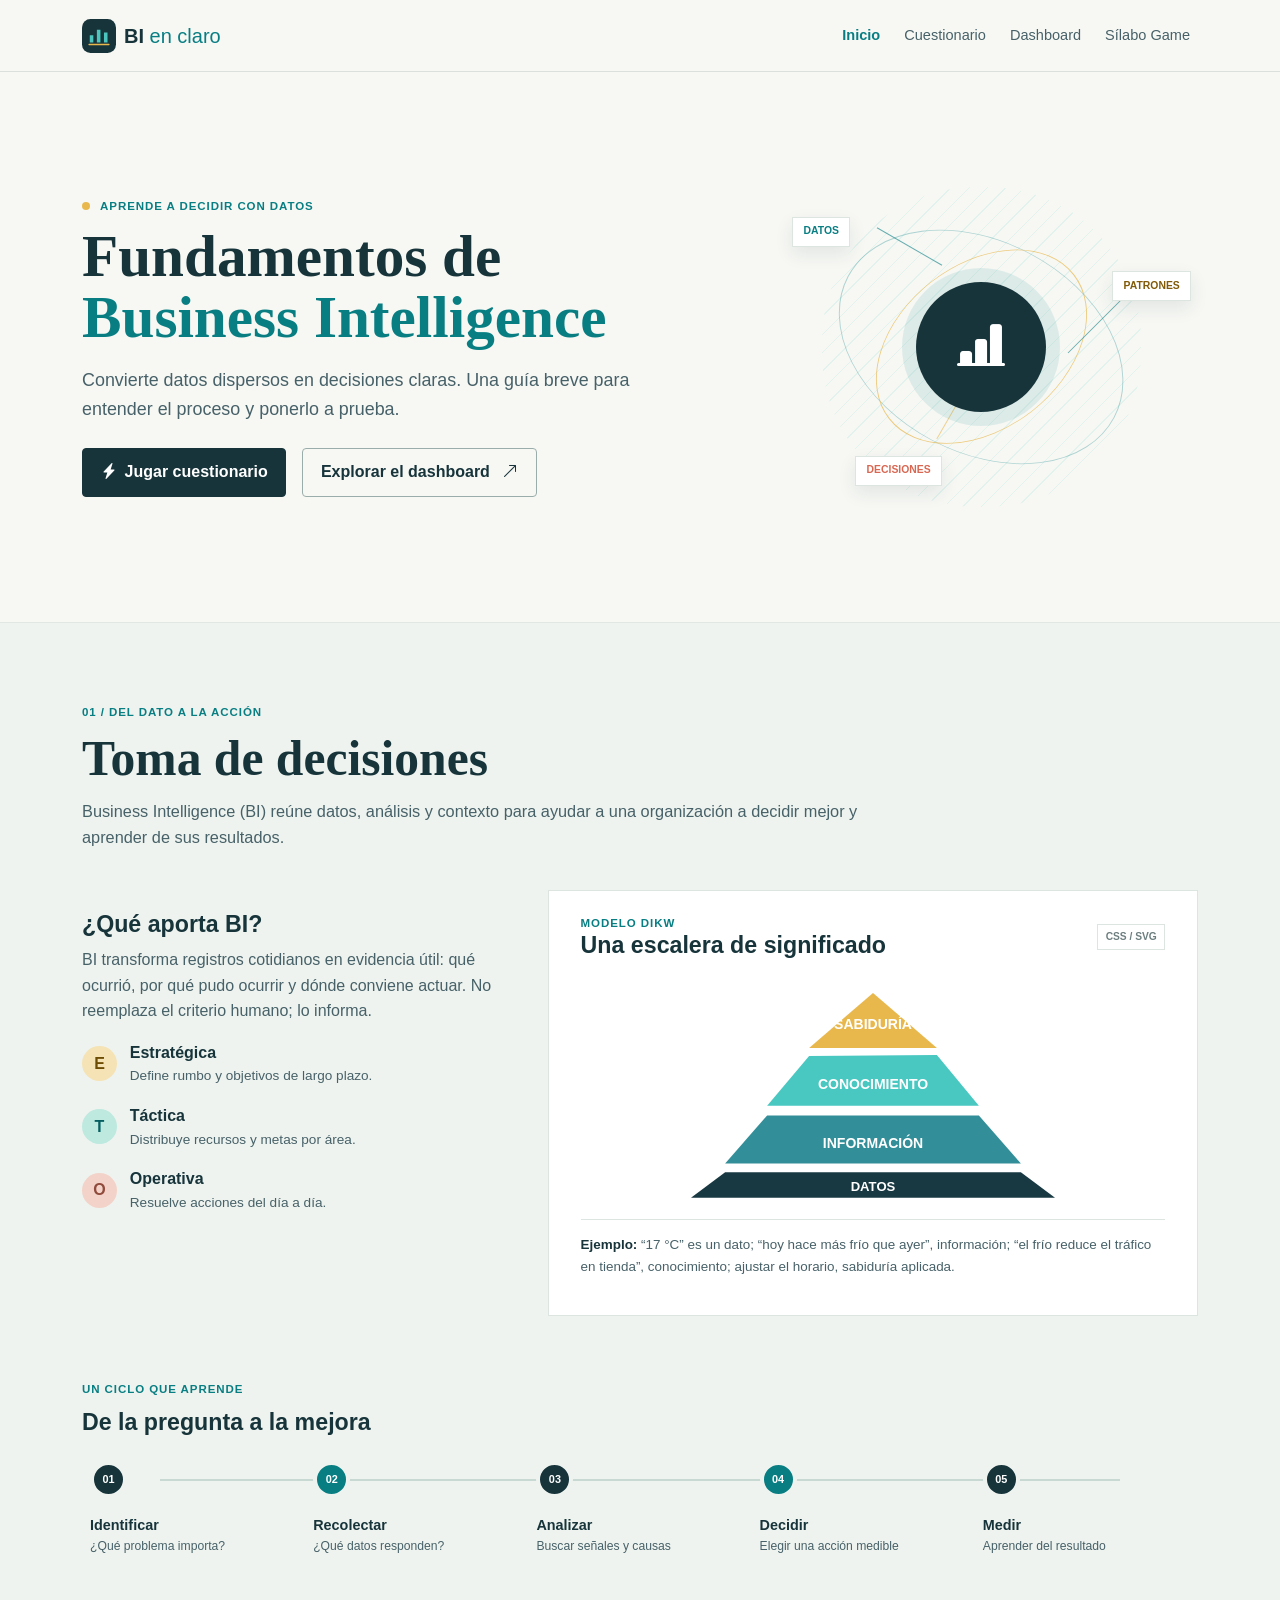
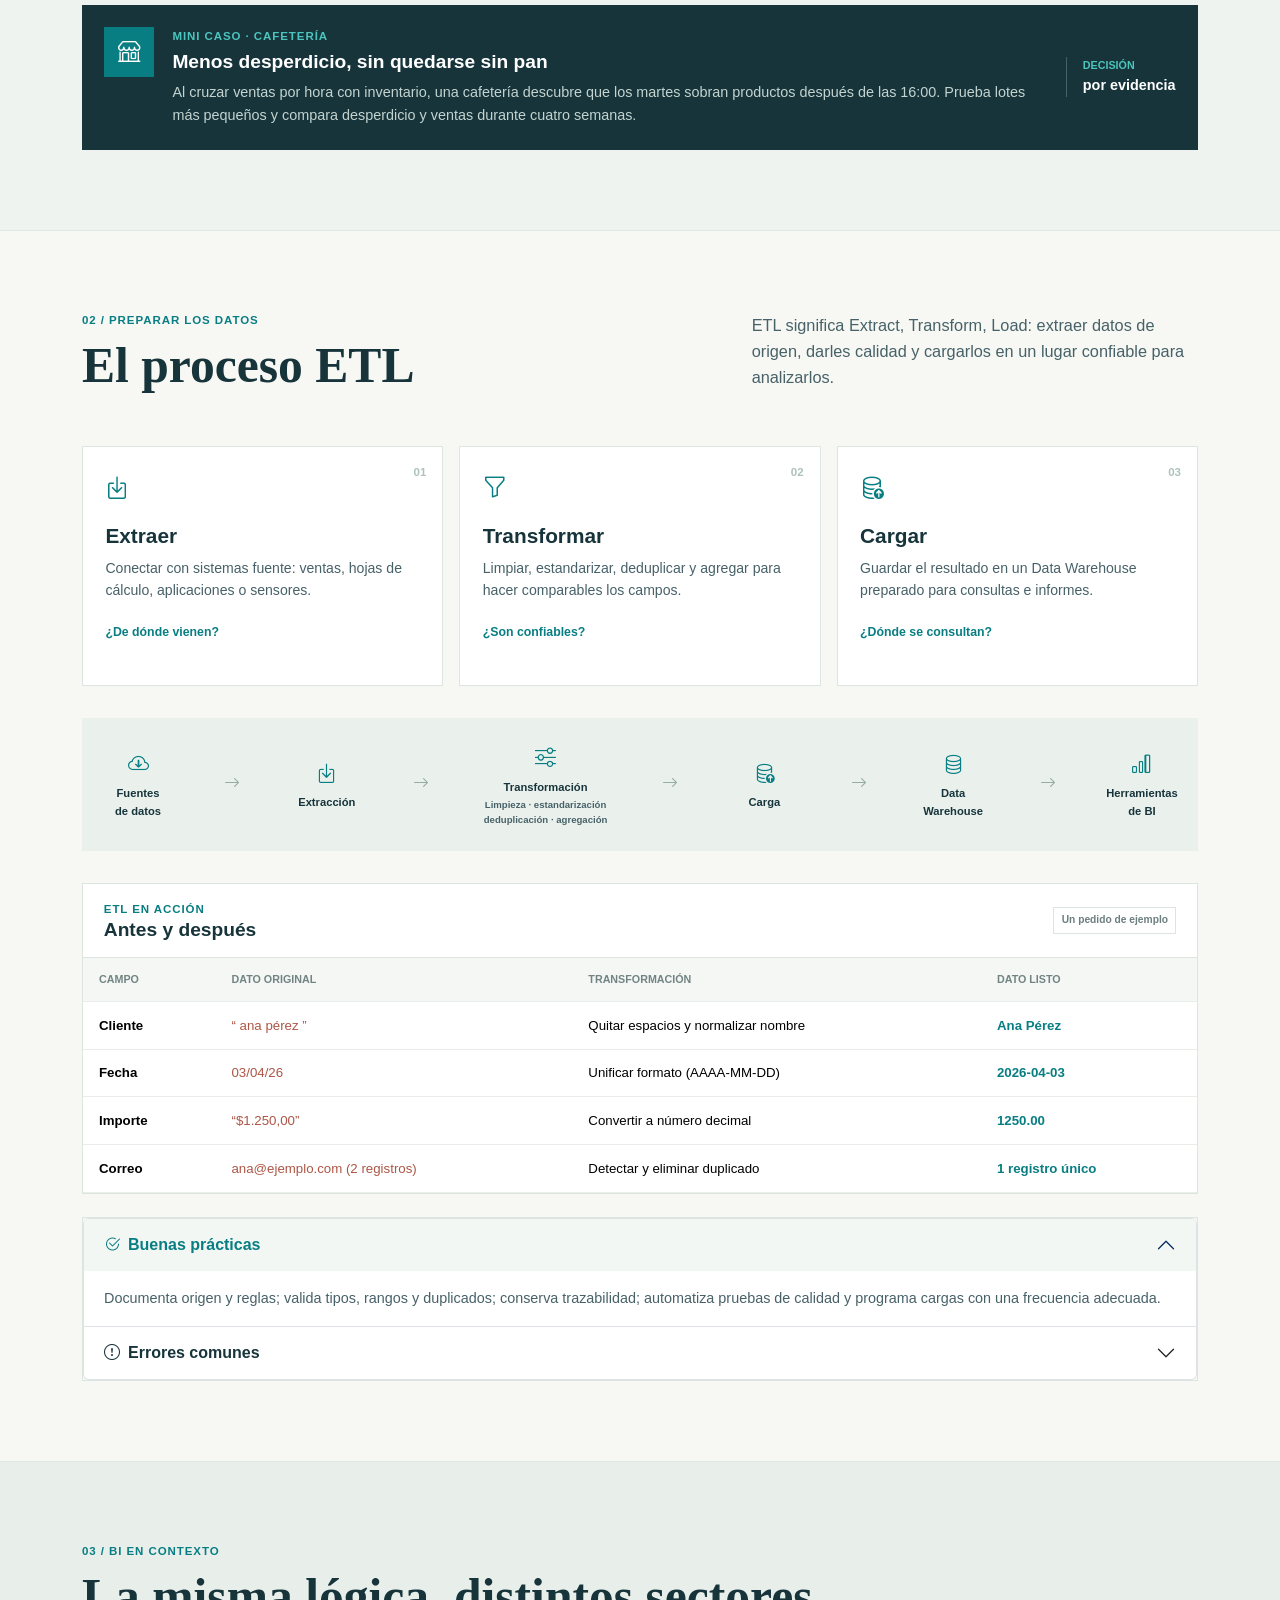
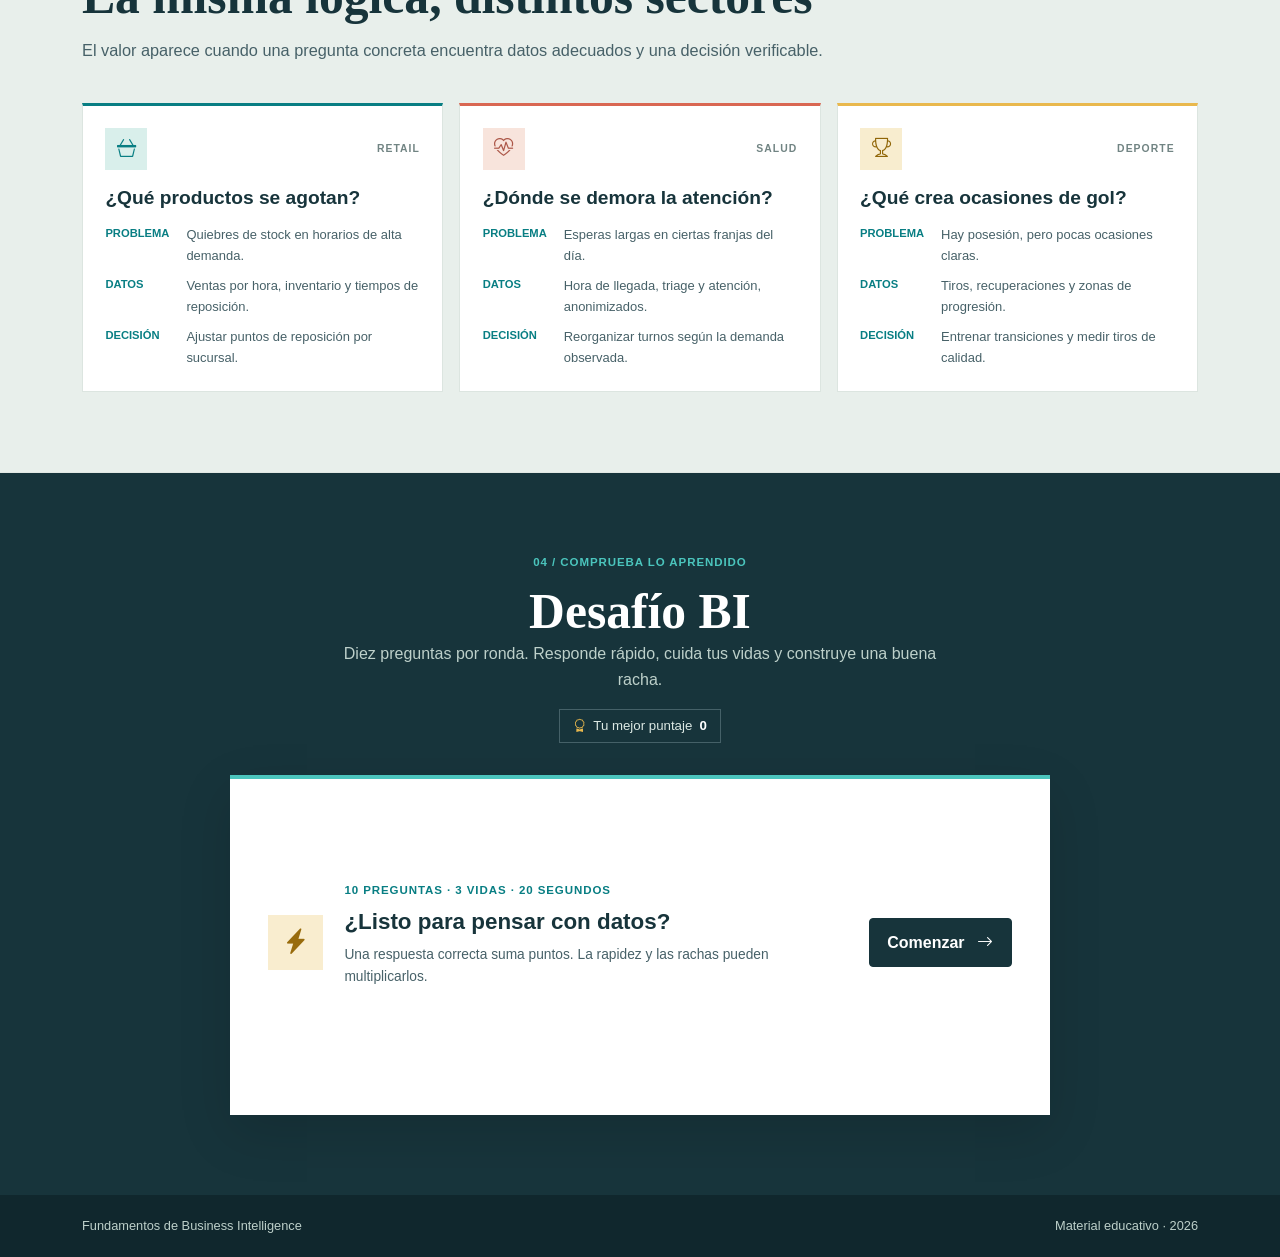
<file: index.html>
<!doctype html>
<html lang="es">
<head>
	<meta charset="utf-8">
	<meta name="viewport" content="width=device-width, initial-scale=1">
	<meta name="description" content="Introducción práctica a Business Intelligence, toma de decisiones, ETL y analítica de datos.">
	<title>Fundamentos de Business Intelligence</title>
	<link rel="icon" href="img/bi-mark.svg" type="image/svg+xml">
	<link href="https://cdn.jsdelivr.net/npm/bootstrap@5.3.3/dist/css/bootstrap.min.css" rel="stylesheet" integrity="sha384-QWTKZyjpPEjISv5WaRU9OFeRpok6YctnYmDr5pNlyT2bRjXh0JMhjY6hW+ALEwIH" crossorigin="anonymous">
	<link href="https://cdn.jsdelivr.net/npm/bootstrap-icons@1.11.3/font/bootstrap-icons.min.css" rel="stylesheet">
	<link rel="stylesheet" href="css/styles.css">
</head>
<body>
	<nav class="navbar navbar-expand-lg fixed-top site-nav" aria-label="Navegación principal">
		<div class="container">
			<a class="navbar-brand d-flex align-items-center gap-2" href="index.html"><img src="img/bi-mark.svg" width="34" height="34" alt=""><span>BI <span class="brand-light">en claro</span></span></a>
			<button class="navbar-toggler" type="button" data-bs-toggle="collapse" data-bs-target="#mainNavigation" aria-controls="mainNavigation" aria-expanded="false" aria-label="Abrir navegación"><span class="navbar-toggler-icon"></span></button>
			<div class="collapse navbar-collapse" id="mainNavigation"><ul class="navbar-nav ms-auto align-items-lg-center gap-lg-2">
				<li class="nav-item"><a class="nav-link active" aria-current="page" href="index.html">Inicio</a></li><li class="nav-item"><a class="nav-link" href="#cuestionario">Cuestionario</a></li><li class="nav-item"><a class="nav-link" href="dashboard.html">Dashboard</a></li><li class="nav-item"><a class="nav-link" href="silabo.html">Sílabo Game</a></li>
			</ul></div>
		</div>
	</nav>
	<main>
		<header class="hero container">
			<div class="hero-copy"><p class="eyebrow"><span class="eyebrow-dot"></span> Aprende a decidir con datos</p><h1>Fundamentos de <span>Business Intelligence</span></h1><p class="hero-lede">Convierte datos dispersos en decisiones claras. Una guía breve para entender el proceso y ponerlo a prueba.</p><div class="d-flex flex-wrap gap-3 mt-4"><a class="btn btn-ink" href="#cuestionario"><i class="bi bi-lightning-charge-fill me-2" aria-hidden="true"></i>Jugar cuestionario</a><a class="btn btn-outline-ink" href="dashboard.html">Explorar el dashboard <i class="bi bi-arrow-up-right ms-2" aria-hidden="true"></i></a></div></div>
			<div class="hero-art" role="img" aria-label="Ilustración de datos que se convierten en conocimiento"><div class="art-orbit orbit-one"></div><div class="art-orbit orbit-two"></div><div class="art-core"><i class="bi bi-bar-chart-line-fill" aria-hidden="true"></i></div><span class="art-chip chip-a">DATOS</span><span class="art-chip chip-b">PATRONES</span><span class="art-chip chip-c">DECISIONES</span><span class="art-line line-a"></span><span class="art-line line-b"></span><span class="art-line line-c"></span></div>
		</header>

		<section class="section-band" id="decisiones"><div class="container section-space">
			<div class="section-heading"><p class="eyebrow">01 / Del dato a la acción</p><h2>Toma de decisiones</h2><p>Business Intelligence (BI) reúne datos, análisis y contexto para ayudar a una organización a decidir mejor y aprender de sus resultados.</p></div>
			<div class="decision-grid"><article class="decision-intro"><h3>¿Qué aporta BI?</h3><p>BI transforma registros cotidianos en evidencia útil: qué ocurrió, por qué pudo ocurrir y dónde conviene actuar. No reemplaza el criterio humano; lo informa.</p>
				<div class="decision-level"><span class="level-mark level-strategy">E</span><div><strong>Estratégica</strong><p>Define rumbo y objetivos de largo plazo.</p></div></div><div class="decision-level"><span class="level-mark level-tactic">T</span><div><strong>Táctica</strong><p>Distribuye recursos y metas por área.</p></div></div><div class="decision-level"><span class="level-mark level-operation">O</span><div><strong>Operativa</strong><p>Resuelve acciones del día a día.</p></div></div>
			</article><article class="dikw-panel"><div class="panel-heading"><div><p class="eyebrow">Modelo DIKW</p><h3>Una escalera de significado</h3></div><span class="mini-label">CSS / SVG</span></div>
				<svg class="dikw-svg" viewBox="0 0 560 270" role="img" aria-labelledby="dikwTitle dikwDesc"><title id="dikwTitle">Pirámide de datos, información, conocimiento y sabiduría</title><desc id="dikwDesc">Cuatro niveles: datos en la base, información, conocimiento y sabiduría en la cima.</desc><path d="M280 25 353 88H207Z" fill="#e9b84d"/><path d="m207 97 146-1 48 58H159Z" fill="#49c7c1"/><path d="m159 165 242 0 48 55H111Z" fill="#328e98"/><path d="m111 230 338 0 39 29H72Z" fill="#183842"/><g fill="#fff" text-anchor="middle" font-family="Trebuchet MS,sans-serif"><text x="280" y="66" font-size="16" font-weight="700">SABIDURÍA</text><text x="280" y="135" font-size="16" font-weight="700">CONOCIMIENTO</text><text x="280" y="202" font-size="16" font-weight="700">INFORMACIÓN</text><text x="280" y="251" font-size="15" font-weight="700">DATOS</text></g></svg>
				<p class="dikw-note"><strong>Ejemplo:</strong> “17 °C” es un dato; “hoy hace más frío que ayer”, información; “el frío reduce el tráfico en tienda”, conocimiento; ajustar el horario, sabiduría aplicada.</p>
			</article></div>
			<div class="cycle-block"><div class="cycle-title"><p class="eyebrow">Un ciclo que aprende</p><h3>De la pregunta a la mejora</h3></div><ol class="decision-timeline"><li><span>01</span><strong>Identificar</strong><small>¿Qué problema importa?</small></li><li><span>02</span><strong>Recolectar</strong><small>¿Qué datos responden?</small></li><li><span>03</span><strong>Analizar</strong><small>Buscar señales y causas</small></li><li><span>04</span><strong>Decidir</strong><small>Elegir una acción medible</small></li><li><span>05</span><strong>Medir</strong><small>Aprender del resultado</small></li></ol></div>
			<aside class="example-callout"><span class="callout-icon"><i class="bi bi-shop" aria-hidden="true"></i></span><div><p class="eyebrow">Mini caso · cafetería</p><h3>Menos desperdicio, sin quedarse sin pan</h3><p>Al cruzar ventas por hora con inventario, una cafetería descubre que los martes sobran productos después de las 16:00. Prueba lotes más pequeños y compara desperdicio y ventas durante cuatro semanas.</p></div><span class="callout-metric">DECISIÓN<br><strong>por evidencia</strong></span></aside>
		</div></section>

		<section class="container section-space" id="etl"><div class="section-heading section-heading-row"><div><p class="eyebrow">02 / Preparar los datos</p><h2>El proceso ETL</h2></div><p>ETL significa Extract, Transform, Load: extraer datos de origen, darles calidad y cargarlos en un lugar confiable para analizarlos.</p></div>
			<div class="etl-cards"><article class="etl-card"><span class="etl-number">01</span><div class="etl-icon"><i class="bi bi-box-arrow-in-down" aria-hidden="true"></i></div><h3>Extraer</h3><p>Conectar con sistemas fuente: ventas, hojas de cálculo, aplicaciones o sensores.</p><span class="etl-question">¿De dónde vienen?</span></article><article class="etl-card"><span class="etl-number">02</span><div class="etl-icon"><i class="bi bi-funnel" aria-hidden="true"></i></div><h3>Transformar</h3><p>Limpiar, estandarizar, deduplicar y agregar para hacer comparables los campos.</p><span class="etl-question">¿Son confiables?</span></article><article class="etl-card"><span class="etl-number">03</span><div class="etl-icon"><i class="bi bi-database-up" aria-hidden="true"></i></div><h3>Cargar</h3><p>Guardar el resultado en un Data Warehouse preparado para consultas e informes.</p><span class="etl-question">¿Dónde se consultan?</span></article></div>
			<div class="etl-flow" aria-label="Flujo ETL: fuentes de datos, extracción, transformación, carga, Data Warehouse y herramientas de BI"><div class="flow-node"><i class="bi bi-cloud-arrow-down" aria-hidden="true"></i><span>Fuentes<br>de datos</span></div><i class="bi bi-arrow-right flow-arrow" aria-hidden="true"></i><div class="flow-node"><i class="bi bi-box-arrow-in-down" aria-hidden="true"></i><span>Extracción</span></div><i class="bi bi-arrow-right flow-arrow" aria-hidden="true"></i><div class="flow-node flow-transform"><i class="bi bi-sliders" aria-hidden="true"></i><span>Transformación</span><small>Limpieza · estandarización<br>deduplicación · agregación</small></div><i class="bi bi-arrow-right flow-arrow" aria-hidden="true"></i><div class="flow-node"><i class="bi bi-database-up" aria-hidden="true"></i><span>Carga</span></div><i class="bi bi-arrow-right flow-arrow" aria-hidden="true"></i><div class="flow-node"><i class="bi bi-database" aria-hidden="true"></i><span>Data<br>Warehouse</span></div><i class="bi bi-arrow-right flow-arrow" aria-hidden="true"></i><div class="flow-node"><i class="bi bi-bar-chart" aria-hidden="true"></i><span>Herramientas<br>de BI</span></div></div>
			<div class="table-wrap"><div class="table-caption"><div><p class="eyebrow">ETL en acción</p><h3>Antes y después</h3></div><span class="mini-label">Un pedido de ejemplo</span></div><div class="table-responsive"><table class="table transform-table align-middle mb-0"><thead><tr><th scope="col">Campo</th><th scope="col">Dato original</th><th scope="col">Transformación</th><th scope="col">Dato listo</th></tr></thead><tbody><tr><th scope="row">Cliente</th><td>“ ana pérez ”</td><td>Quitar espacios y normalizar nombre</td><td>Ana Pérez</td></tr><tr><th scope="row">Fecha</th><td>03/04/26</td><td>Unificar formato (AAAA-MM-DD)</td><td>2026-04-03</td></tr><tr><th scope="row">Importe</th><td>“$1.250,00”</td><td>Convertir a número decimal</td><td>1250.00</td></tr><tr><th scope="row">Correo</th><td>ana@ejemplo.com (2 registros)</td><td>Detectar y eliminar duplicado</td><td>1 registro único</td></tr></tbody></table></div></div>
			<div class="accordion etl-accordion" id="etlAccordion"><div class="accordion-item"><h3 class="accordion-header"><button class="accordion-button" type="button" data-bs-toggle="collapse" data-bs-target="#etlGood" aria-expanded="true" aria-controls="etlGood"><i class="bi bi-check2-circle me-2" aria-hidden="true"></i>Buenas prácticas</button></h3><div id="etlGood" class="accordion-collapse collapse show" data-bs-parent="#etlAccordion"><div class="accordion-body">Documenta origen y reglas; valida tipos, rangos y duplicados; conserva trazabilidad; automatiza pruebas de calidad y programa cargas con una frecuencia adecuada.</div></div></div><div class="accordion-item"><h3 class="accordion-header"><button class="accordion-button collapsed" type="button" data-bs-toggle="collapse" data-bs-target="#etlErrors" aria-expanded="false" aria-controls="etlErrors"><i class="bi bi-exclamation-circle me-2" aria-hidden="true"></i>Errores comunes</button></h3><div id="etlErrors" class="accordion-collapse collapse" data-bs-parent="#etlAccordion"><div class="accordion-body">Mezclar formatos sin normalizar, borrar datos sin guardar el criterio, ignorar valores faltantes, sumar métricas con definiciones distintas o cargar sin verificar el resultado.</div></div></div></div>
		</section>

		<section class="section-band examples-band" id="ejemplos"><div class="container section-space"><div class="section-heading"><p class="eyebrow">03 / BI en contexto</p><h2>La misma lógica, distintos sectores</h2><p>El valor aparece cuando una pregunta concreta encuentra datos adecuados y una decisión verificable.</p></div><div class="sector-grid">
			<article class="sector-card"><div class="sector-top"><span class="sector-icon sector-retail"><i class="bi bi-basket3" aria-hidden="true"></i></span><span class="sector-type">RETAIL</span></div><h3>¿Qué productos se agotan?</h3><dl><dt>Problema</dt><dd>Quiebres de stock en horarios de alta demanda.</dd><dt>Datos</dt><dd>Ventas por hora, inventario y tiempos de reposición.</dd><dt>Decisión</dt><dd>Ajustar puntos de reposición por sucursal.</dd></dl></article>
			<article class="sector-card"><div class="sector-top"><span class="sector-icon sector-health"><i class="bi bi-heart-pulse" aria-hidden="true"></i></span><span class="sector-type">SALUD</span></div><h3>¿Dónde se demora la atención?</h3><dl><dt>Problema</dt><dd>Esperas largas en ciertas franjas del día.</dd><dt>Datos</dt><dd>Hora de llegada, triage y atención, anonimizados.</dd><dt>Decisión</dt><dd>Reorganizar turnos según la demanda observada.</dd></dl></article>
			<article class="sector-card"><div class="sector-top"><span class="sector-icon sector-sport"><i class="bi bi-trophy" aria-hidden="true"></i></span><span class="sector-type">DEPORTE</span></div><h3>¿Qué crea ocasiones de gol?</h3><dl><dt>Problema</dt><dd>Hay posesión, pero pocas ocasiones claras.</dd><dt>Datos</dt><dd>Tiros, recuperaciones y zonas de progresión.</dd><dt>Decisión</dt><dd>Entrenar transiciones y medir tiros de calidad.</dd></dl></article>
		</div></div></section>

		<section class="quiz-section" id="cuestionario"><div class="container section-space"><div class="quiz-intro"><p class="eyebrow">04 / Comprueba lo aprendido</p><h2>Desafío BI</h2><p>Diez preguntas por ronda. Responde rápido, cuida tus vidas y construye una buena racha.</p><div class="best-score"><i class="bi bi-award" aria-hidden="true"></i> Tu mejor puntaje <strong id="bestScoreDisplay">0</strong></div></div>
			<div class="quiz-shell" id="quizApp" aria-live="polite"><div class="quiz-start" id="quizStart"><div class="quiz-start-mark"><i class="bi bi-lightning-charge-fill" aria-hidden="true"></i></div><div><p class="eyebrow">10 preguntas · 3 vidas · 20 segundos</p><h3>¿Listo para pensar con datos?</h3><p>Una respuesta correcta suma puntos. La rapidez y las rachas pueden multiplicarlos.</p></div><button class="btn btn-ink" id="startQuizButton" type="button">Comenzar <i class="bi bi-arrow-right ms-2" aria-hidden="true"></i></button></div>
				<div class="quiz-game d-none" id="quizGame"><div class="quiz-topline"><span id="questionCounter">Pregunta 1 de 10</span><span class="quiz-topic" id="questionTopic">ETL</span><button class="sound-toggle" id="soundToggle" type="button" aria-pressed="false" aria-label="Activar sonidos"><i class="bi bi-volume-mute" aria-hidden="true"></i></button></div><div class="quiz-progress" role="progressbar" aria-label="Progreso del cuestionario" aria-valuemin="0" aria-valuemax="10" aria-valuenow="0"><div class="quiz-progress-fill" id="quizProgress"></div></div><div class="quiz-status"><div class="lives" id="livesDisplay" aria-label="3 vidas"><i class="bi bi-heart-fill" aria-hidden="true"></i><i class="bi bi-heart-fill" aria-hidden="true"></i><i class="bi bi-heart-fill" aria-hidden="true"></i></div><span class="combo" id="comboDisplay">Racha ×1</span><span class="score-live">Puntos <strong id="scoreDisplay">0</strong></span></div><div class="timer-row"><span id="timerLabel">20 s</span><div class="timer-track" role="progressbar" aria-label="Tiempo para responder" aria-valuemin="0" aria-valuemax="20" aria-valuenow="20"><div class="timer-fill" id="timerBar"></div></div></div><h3 class="quiz-question" id="questionText" tabindex="-1"></h3><div class="quiz-options" id="answerOptions"></div><div class="quiz-feedback" id="quizFeedback" role="status" aria-live="polite"></div><button class="btn btn-ink quiz-next d-none" id="nextQuestionButton" type="button">Continuar <i class="bi bi-arrow-right ms-2" aria-hidden="true"></i></button></div>
				<div class="quiz-result d-none" id="quizResult" tabindex="-1"><div class="result-medal"><i class="bi bi-trophy-fill" aria-hidden="true"></i></div><p class="eyebrow">Ronda completada</p><h3 id="resultRank">Aprendiz BI</h3><p id="resultMessage"></p><div class="result-stats"><div><strong id="finalScore">0</strong><span>Puntos</span></div><div><strong id="finalCorrect">0/10</strong><span>Aciertos</span></div><div><strong id="finalStreak">0</strong><span>Mejor racha</span></div></div><button class="btn btn-ink" id="retryQuizButton" type="button"><i class="bi bi-arrow-repeat me-2" aria-hidden="true"></i>Reintentar</button></div>
			</div></div></section>
	</main>
	<footer class="site-footer"><div class="container d-flex flex-wrap justify-content-between gap-2"><span>Fundamentos de Business Intelligence</span><span>Material educativo · <span id="currentYear">2026</span></span></div></footer>
	<script src="https://cdn.jsdelivr.net/npm/bootstrap@5.3.3/dist/js/bootstrap.bundle.min.js" integrity="sha384-YvpcrYf0tY3lHB60NNkmXc5s9fDVZLESaAA55NDzOxhy9GkcIdslK1eN7N6jIeHz" crossorigin="anonymous"></script><script src="js/quiz.js"></script>
</body>
</html>
</file>
<file: css/styles.css>
:root {
  color-scheme:light;
  --ink:#17343b;
  --ink-soft:#476168;
  --paper:#f7f8f4;
  --line:#dce5e0;
  --teal:#087e83;
  --aqua:#4bc5bd;
  --gold:#e9b84d;
  --coral:#d96752;
  --nav-height:72px;
  --body-font:"Trebuchet MS","Segoe UI",sans-serif;
  --display-font:Georgia,"Times New Roman",serif
}
* {
  box-sizing:border-box
}
html {
  scroll-behavior:smooth;
  scroll-padding-top:90px
}
body {
  margin:0;
  padding-top:var(--nav-height);
  background:var(--paper);
  color:var(--ink);
  font-family:var(--body-font);
  line-height:1.6
}
a {
  color:var(--teal)
}
h1,h2 {
  font-family:var(--display-font);
  font-weight:700;
  color:var(--ink)
}
.site-nav {
  min-height:var(--nav-height);
  background:rgba(247,248,244,.97);
  border-bottom:1px solid rgba(23,52,59,.12);
  backdrop-filter:blur(12px)
}
.navbar-brand {
  color:var(--ink);
  font-weight:800
}
.brand-light {
  color:var(--teal);
  font-weight:500
}
.site-nav .nav-link {
  color:var(--ink-soft);
  font-size:.91rem
}
.site-nav .nav-link.active,.site-nav .nav-link:hover {
  color:var(--teal);
  font-weight:800
}
.eyebrow {
  color:var(--teal);
  text-transform:uppercase;
  font-size:.72rem;
  font-weight:800;
  letter-spacing:.08em;
  margin:0 0 .65rem
}
.hero {
  min-height:550px;
  display:grid;
  grid-template-columns:1.2fr .8fr;
  gap:2rem;
  align-items:center;
  padding-top:4rem;
  padding-bottom:4rem
}
.hero h1 {
  font-size:clamp(2.7rem,5.2vw,5.1rem);
  line-height:1.02;
  margin:.4rem 0 1.2rem
}
.hero h1 span {
  color:var(--teal)
}
.hero-lede {
  max-width:560px;
  color:var(--ink-soft);
  font-size:1.12rem
}
.eyebrow-dot {
  display:inline-block;
  width:8px;
  height:8px;
  border-radius:50%;
  background:var(--gold);
  margin-right:.4rem
}
.btn {
  border-radius:4px;
  padding:.72rem 1.1rem;
  font-weight:700;
  transition:transform .2s,background-color .2s
}
.btn:hover {
  transform:translateY(-2px)
}
.btn-ink {
  color:white;
  background:var(--ink);
  border-color:var(--ink)
}
.btn-ink:hover,.btn-ink:focus {
  color:white;
  background:var(--teal);
  border-color:var(--teal)
}
.btn-outline-ink {
  border:1px solid #9aadaa;
  color:var(--ink)
}
.btn-outline-ink:hover {
  color:var(--ink);
  background:#e8f1ed;
  border-color:var(--ink)
}
.hero-art {
  width:min(100%,420px);
  aspect-ratio:1;
  justify-self:center;
  position:relative;
  display:grid;
  place-items:center
}
.hero-art:before {
  content:"";
  position:absolute;
  inset:12%;
  border-radius:48%;
  background:repeating-linear-gradient(135deg,rgba(75,197,189,.12) 0 1px,transparent 1px 13px)
}
.art-orbit {
  position:absolute;
  inset:14%;
  border:1px solid rgba(8,126,131,.3);
  border-radius:50%;
  transform:rotate(28deg) scaleY(.7)
}
.orbit-two {
  inset:22%;
  border-color:rgba(233,184,77,.7);
  transform:rotate(-38deg) scaleY(.7)
}
.art-core {
  z-index:1;
  width:130px;
  aspect-ratio:1;
  display:grid;
  place-items:center;
  border-radius:50%;
  background:var(--ink);
  color:white;
  font-size:3rem;
  box-shadow:0 0 0 14px rgba(8,126,131,.1);
  animation:appear .7s ease both
}
.art-chip {
  position:absolute;
  z-index:2;
  padding:.35rem .65rem;
  background:white;
  border:1px solid var(--line);
  font-size:.65rem;
  font-weight:800;
  box-shadow:0 7px 18px #17343b18
}
.chip-a {
  top:19%;
  left:5%;
  color:var(--teal)
}
.chip-b {
  top:32%;
  right:0;
  color:#805a08
}
.chip-c {
  bottom:17%;
  left:20%;
  color:var(--coral)
}
.art-line {
  position:absolute;
  height:1px;
  width:75px;
  background:var(--teal);
  opacity:.6
}
.line-a {
  top:26%;
  left:24%;
  transform:rotate(30deg)
}
.line-b {
  top:45%;
  left:68%;
  transform:rotate(135deg)
}
.line-c {
  top:64%;
  left:35%;
  transform:rotate(120deg);
  background:var(--gold)
}
.section-band {
  background:#eef3ef;
  border-block:1px solid #e1e8e3
}
.section-space {
  padding-block:5rem
}
.section-heading {
  max-width:780px;
  margin-bottom:2.5rem
}
.section-heading h2 {
  font-size:clamp(2.2rem,4vw,3.4rem);
  line-height:1.08;
  margin:0 0 .8rem
}
.section-heading>p:last-child {
  color:var(--ink-soft);
  font-size:1.02rem
}
.decision-grid {
  display:grid;
  grid-template-columns:.8fr 1.2fr;
  gap:2rem
}
.decision-intro {
  padding:1.3rem 1rem 1rem 0
}
.decision-intro h3,.panel-heading h3,.cycle-title h3 {
  font-size:1.45rem;
  font-weight:800
}
.decision-intro>p,.decision-level p {
  color:var(--ink-soft)
}
.decision-level {
  display:flex;
  align-items:center;
  gap:.8rem;
  margin:1rem 0
}
.decision-level p {
  font-size:.85rem;
  margin:0
}
.level-mark {
  width:35px;
  height:35px;
  border-radius:50%;
  display:grid;
  place-items:center;
  font-weight:800
}
.level-strategy {
  background:#f5e3b5;
  color:#6d4d04
}
.level-tactic {
  background:#bde9df;
  color:#075f62
}
.level-operation {
  background:#f3d3c9;
  color:#914b3d
}
.dikw-panel,.etl-card,.sector-card,.filter-panel,.kpi-card,.chart-panel,.standings-panel {
  background:#fff;
  border:1px solid var(--line)
}
.dikw-panel {
  padding:1.4rem clamp(1rem,3vw,2rem)
}
.panel-heading,.table-caption {
  display:flex;
  align-items:center;
  justify-content:space-between;
  gap:1rem
}
.panel-heading h3 {
  margin:0
}
.panel-heading .eyebrow {
  margin:0
}
.mini-label {
  border:1px solid var(--line);
  padding:.25rem .45rem;
  color:#6d7e7f;
  font-size:.64rem;
  font-weight:800;
  white-space:nowrap
}
.dikw-svg {
  display:block;
  width:min(100%,490px);
  margin:.7rem auto
}
.dikw-note {
  border-top:1px solid var(--line);
  padding-top:.9rem;
  color:var(--ink-soft);
  font-size:.84rem
}
.dikw-note strong {
  color:var(--ink)
}
.cycle-block {
  margin-top:4rem
}
.cycle-title {
  margin-bottom:1.5rem
}
.decision-timeline {
  list-style:none;
  padding:0;
  margin:0;
  display:grid;
  grid-template-columns:repeat(5,1fr);
  position:relative
}
.decision-timeline:before {
  content:"";
  height:2px;
  position:absolute;
  top:18px;
  left:7%;
  right:7%;
  background:#c8d9d3
}
.decision-timeline li {
  display:flex;
  flex-direction:column;
  position:relative;
  padding:0 .5rem
}
.decision-timeline li>span {
  width:37px;
  height:37px;
  border:4px solid #eef3ef;
  border-radius:50%;
  display:grid;
  place-items:center;
  margin:0 0 1rem;
  background:var(--ink);
  color:white;
  font-size:.68rem;
  font-weight:800;
  z-index:1
}
.decision-timeline li:nth-child(even)>span {
  background:var(--teal)
}
.decision-timeline strong {
  font-size:.9rem
}
.decision-timeline small {
  color:var(--ink-soft);
  font-size:.76rem
}
.example-callout {
  display:grid;
  grid-template-columns:52px 1fr auto;
  gap:1rem;
  align-items:start;
  margin-top:3rem;
  padding:1.4rem;
  background:var(--ink);
  color:#eaf4f0
}
.callout-icon {
  width:50px;
  height:50px;
  display:grid;
  place-items:center;
  background:var(--teal);
  color:white;
  font-size:1.4rem
}
.example-callout .eyebrow {
  color:var(--aqua);
  margin-bottom:.3rem
}
.example-callout h3 {
  color:white;
  font-size:1.2rem;
  font-weight:800
}
.example-callout p:last-child {
  color:#c3d4d0;
  font-size:.9rem;
  margin:0
}
.callout-metric {
  align-self:center;
  border-left:1px solid #456168;
  padding-left:1rem;
  color:var(--aqua);
  font-size:.67rem;
  font-weight:800
}
.callout-metric strong {
  color:white;
  font-size:.9rem
}
.section-heading-row {
  max-width:none;
  display:grid;
  grid-template-columns:1fr .7fr;
  align-items:end;
  gap:2rem
}
.section-heading-row>p {
  color:var(--ink-soft);
  justify-self:end;
  max-width:490px
}
.etl-cards,.sector-grid {
  display:grid;
  grid-template-columns:repeat(3,1fr);
  gap:1rem
}
.etl-card {
  position:relative;
  padding:1.4rem;
  min-height:240px
}
.etl-number {
  position:absolute;
  right:1rem;
  top:1rem;
  color:#afc2bc;
  font-size:.72rem;
  font-weight:800
}
.etl-icon {
  color:var(--teal);
  font-size:1.5rem;
  margin-bottom:1rem
}
.etl-card h3 {
  font-size:1.3rem;
  font-weight:800
}
.etl-card p {
  color:var(--ink-soft);
  font-size:.88rem
}
.etl-question {
  color:var(--teal);
  font-size:.77rem;
  font-weight:800
}
.etl-flow {
  display:flex;
  align-items:center;
  justify-content:space-between;
  gap:.35rem;
  padding:1.4rem 1rem;
  margin:2rem 0;
  background:#eaf1ed;
  overflow-x:auto
}
.flow-node {
  flex:0 0 auto;
  min-width:80px;
  min-height:88px;
  display:flex;
  flex-direction:column;
  align-items:center;
  justify-content:center;
  text-align:center;
  font-size:.7rem;
  font-weight:700
}
.flow-node>i {
  color:var(--teal);
  font-size:1.3rem;
  margin-bottom:.3rem
}
.flow-node small {
  color:var(--ink-soft);
  font-size:.6rem
}
.flow-transform {
  min-width:140px
}
.flow-arrow {
  color:#94aaa3
}
.table-wrap {
  border:1px solid var(--line);
  background:white
}
.table-caption {
  padding:1rem 1.3rem;
  border-bottom:1px solid var(--line)
}
.table-caption h3 {
  font-size:1.2rem;
  font-weight:800;
  margin:0
}
.table-caption .eyebrow {
  margin:0
}
.transform-table {
  font-size:.83rem
}
.transform-table thead th {
  background:#f4f7f4;
  color:#718483;
  text-transform:uppercase;
  font-size:.67rem;
  padding:.8rem 1rem
}
.transform-table td,.transform-table th {
  padding:.8rem 1rem;
  border-color:#e9eeeb
}
.transform-table td:nth-child(2) {
  color:#ad5646
}
.transform-table td:last-child {
  color:var(--teal);
  font-weight:700
}
.etl-accordion {
  margin-top:1.4rem;
  border:1px solid var(--line)
}
.etl-accordion .accordion-button {
  color:var(--ink);
  font-weight:800;
  box-shadow:none
}
.etl-accordion .accordion-button:not(.collapsed) {
  color:var(--teal);
  background:#f3f7f4
}
.etl-accordion .accordion-body {
  color:var(--ink-soft);
  font-size:.9rem
}
.examples-band {
  background:#e8efeb
}
.sector-card {
  padding:1.4rem;
  border-top:3px solid var(--teal)
}
.sector-card:nth-child(2) {
  border-top-color:var(--coral)
}
.sector-card:nth-child(3) {
  border-top-color:var(--gold)
}
.sector-top {
  display:flex;
  justify-content:space-between;
  align-items:center;
  margin-bottom:1rem
}
.sector-icon {
  width:42px;
  height:42px;
  display:grid;
  place-items:center;
  background:#d9efeb;
  color:var(--teal);
  font-size:1.2rem
}
.sector-health {
  background:#f8e4dc;
  color:#ac5748
}
.sector-sport {
  background:#f8edcf;
  color:#906608
}
.sector-type {
  color:#718483;
  font-size:.65rem;
  letter-spacing:.1em;
  font-weight:800
}
.sector-card h3 {
  font-size:1.2rem;
  font-weight:800
}
.sector-card dl {
  display:grid;
  grid-template-columns:73px 1fr;
  gap:.6rem .5rem;
  margin:1rem 0 0
}
.sector-card dt {
  color:var(--teal);
  font-size:.7rem;
  text-transform:uppercase
}
.sector-card dd {
  color:var(--ink-soft);
  font-size:.81rem;
  margin:0
}
.quiz-section {
  background:#17343b;
  color:#dce9e4
}
.quiz-section h2 {
  color:white
}
.quiz-intro {
  max-width:600px;
  text-align:center;
  margin:0 auto 2rem
}
.quiz-intro .eyebrow {
  color:var(--aqua)
}
.quiz-intro h2 {
  font-size:clamp(2.2rem,4vw,3.4rem);
  margin:0
}
.quiz-intro>p:not(.eyebrow) {
  color:#bdd0ca
}
.best-score {
  display:inline-flex;
  gap:.45rem;
  align-items:center;
  border:1px solid #456168;
  padding:.35rem .8rem;
  font-size:.83rem
}
.best-score i {
  color:var(--gold)
}
.best-score strong {
  color:white
}
.quiz-shell {
  max-width:820px;
  min-height:340px;
  margin:auto;
  padding:clamp(1.2rem,4vw,2.4rem);
  background:white;
  color:var(--ink);
  border-top:4px solid var(--aqua);
  box-shadow:0 18px 50px #0002
}
.quiz-start {
  min-height:250px;
  display:grid;
  grid-template-columns:60px 1fr auto;
  align-items:center;
  gap:1rem
}
.quiz-start-mark {
  width:55px;
  aspect-ratio:1;
  display:grid;
  place-items:center;
  background:#f9edcf;
  color:#986b0c;
  font-size:1.6rem
}
.quiz-start h3 {
  font-size:1.4rem;
  font-weight:800
}
.quiz-start p:not(.eyebrow) {
  font-size:.86rem;
  color:var(--ink-soft)
}
.quiz-topline,.quiz-status {
  display:flex;
  align-items:center;
  gap:.7rem
}
.quiz-topline {
  font-size:.78rem;
  font-weight:800;
  color:var(--ink-soft)
}
.quiz-topic {
  padding:.2rem .5rem;
  background:#e8f3ef;
  color:var(--teal);
  font-size:.64rem;
  text-transform:uppercase
}
.sound-toggle {
  margin-left:auto;
  width:36px;
  height:36px;
  color:var(--ink);
  background:white;
  border:1px solid var(--line)
}
.quiz-progress,.timer-track {
  height:6px;
  background:#e6ece8;
  overflow:hidden
}
.quiz-progress {
  margin:.7rem 0 1rem
}
.quiz-progress-fill,.timer-fill {
  height:100%;
  width:0;
  background:var(--teal);
  transition:width .35s
}
.quiz-status {
  justify-content:space-between;
  margin-bottom:.8rem
}
.lives {
  display:flex;
  gap:.25rem;
  color:var(--coral)
}
.lives .lost {
  color:#d8dfdc
}
.combo {
  padding:.2rem .5rem;
  background:#f9edcf;
  color:#9a6b0b;
  font-size:.73rem;
  font-weight:800
}
.score-live {
  color:var(--ink-soft);
  font-size:.78rem
}
.score-live strong {
  color:var(--ink)
}
.timer-row {
  display:flex;
  align-items:center;
  gap:.6rem;
  margin-bottom:1rem
}
.timer-row>span {
  width:34px;
  color:var(--ink-soft);
  font-size:.74rem;
  font-variant-numeric:tabular-nums
}
.timer-track {
  height:5px;
  flex:1
}
.timer-fill {
  width:100%;
  background:var(--gold);
  transition:width 1s linear
}
.timer-fill.timer-danger {
  background:var(--coral)
}
.quiz-question {
  font-size:clamp(1.15rem,2.5vw,1.45rem);
  line-height:1.35;
  font-weight:800;
  margin:0 0 1rem
}
.quiz-options {
  display:grid;
  grid-template-columns:1fr 1fr;
  gap:.65rem
}
.quiz-option {
  min-height:50px;
  padding:.6rem .8rem;
  color:var(--ink);
  background:#f7f9f7;
  border:1px solid var(--line);
  text-align:left;
  font-size:.82rem
}
.quiz-option:hover:not(:disabled) {
  border-color:var(--teal)
}
.quiz-option:focus-visible,.sound-toggle:focus-visible {
  outline:3px solid var(--gold);
  outline-offset:2px
}
.quiz-option.correct {
  background:#d9f1e8;
  border-color:#54ae88
}
.quiz-option.incorrect {
  background:#fbe3dc;
  border-color:var(--coral)
}
.quiz-feedback {
  min-height:1.5rem;
  margin-top:.7rem;
  color:var(--ink-soft);
  font-size:.82rem
}
.feedback-correct {
  color:#13714b!important
}
.feedback-wrong {
  color:#aa493b!important
}
.quiz-next {
  display:block;
  margin:.7rem 0 0 auto
}
.quiz-game.answer-correct {
  animation:pulse .3s
}
.quiz-game.answer-wrong {
  animation:shake .3s
}
.quiz-result {
  text-align:center;
  padding:1rem 0
}
.result-medal {
  width:68px;
  aspect-ratio:1;
  margin:auto auto 1rem;
  border-radius:50%;
  display:grid;
  place-items:center;
  background:#f9edcf;
  color:#966500;
  font-size:1.7rem
}
.quiz-result h3 {
  font-family:var(--display-font);
  font-size:2rem
}
.quiz-result>p:not(.eyebrow) {
  color:var(--ink-soft)
}
.result-stats {
  display:flex;
  justify-content:center;
  gap:clamp(1.2rem,6vw,4rem);
  margin:1.3rem
}
.result-stats div {
  display:flex;
  flex-direction:column
}
.result-stats strong {
  color:var(--teal);
  font-size:1.3rem
}
.result-stats span {
  font-size:.74rem;
  color:var(--ink-soft)
}
.site-footer {
  padding:1.3rem 0;
  background:#10272d;
  color:#bdd0ca;
  font-size:.8rem
}
.dashboard-main {
  padding-top:2.5rem;
  padding-bottom:4rem
}
.dashboard-header {
  display:flex;
  justify-content:space-between;
  align-items:end;
  gap:2rem;
  margin-bottom:1.4rem
}
.dashboard-header h1 {
  font-size:clamp(2.1rem,4.3vw,3.7rem);
  line-height:1.05;
  margin:0 0 .7rem
}
.dashboard-header h1 span {
  color:var(--teal);
  white-space:nowrap
}
.dashboard-subtitle {
  color:var(--ink-soft);
  max-width:650px;
  margin:0
}
.theme-toggle {
  display:inline-flex;
  align-items:center;
  gap:.5rem;
  padding:.5rem .7rem;
  color:var(--ink);
  background:transparent;
  border:1px solid var(--line);
  border-radius:3px;
  font:inherit;
  font-size:.8rem;
  font-weight:700
}
.theme-toggle i {
  color:var(--teal)
}
.data-notice {
  display:flex;
  align-items:center;
  gap:.7rem;
  padding:.8rem 1rem;
  margin-bottom:1.3rem;
  background:#fff4d8;
  border-left:4px solid var(--gold);
  color:#584512
}
.data-notice p {
  margin:0;
  font-size:.84rem;
  font-weight:700
}
.filter-panel {
  padding:1.2rem 1.4rem
}
.filter-heading {
  display:flex;
  justify-content:space-between;
  align-items:center;
  margin-bottom:.9rem
}
.filter-heading .eyebrow {
  margin:0
}
.filter-heading h2 {
  font-size:1.2rem;
  font-weight:800;
  margin:0
}
.reset-filters {
  display:flex;
  align-items:center;
  gap:.4rem;
  color:var(--teal);
  background:none;
  border:0;
  font:inherit;
  font-size:.8rem;
  font-weight:800
}
.filter-controls {
  display:grid;
  grid-template-columns:repeat(3,minmax(130px,1fr)) minmax(180px,1.1fr);
  align-items:end;
  gap:.8rem
}
.filter-field label,.table-search label {
  display:block;
  margin-bottom:.3rem;
  color:var(--ink-soft);
  font-size:.74rem;
  font-weight:800
}
.filter-field .form-select,.compare-controls .form-select {
  min-height:40px;
  color:var(--ink);
  background-color:var(--paper);
  border-color:var(--line);
  border-radius:3px;
  font-family:inherit;
  font-size:.82rem
}
.filter-field .form-select:focus,.compare-controls .form-select:focus,.search-input input:focus {
  border-color:var(--teal);
  box-shadow:0 0 0 .18rem #087e8329
}
.filter-caption {
  justify-self:end;
  color:var(--ink-soft);
  font-size:.74rem;
  text-align:right;
  margin:0
}
.kpi-grid {
  display:grid;
  grid-template-columns:repeat(4,minmax(0,1fr));
  gap:.85rem;
  margin:1rem 0 1.4rem
}
.kpi-card {
  display:flex;
  align-items:center;
  gap:.8rem;
  padding:1rem;
  min-width:0
}
.kpi-icon {
  width:42px;
  height:42px;
  flex:0 0 42px;
  display:grid;
  place-items:center;
  font-size:1.2rem
}
.kpi-cyan {
  color:#087e83;
  background:#d9efeb
}
.kpi-gold {
  color:#906608;
  background:#f8edcf
}
.kpi-coral {
  color:#a44c3f;
  background:#f8e4dc
}
.kpi-green {
  color:#28734b;
  background:#dcefe2
}
.kpi-card p {
  color:var(--ink-soft);
  font-size:.73rem;
  margin:0
}
.kpi-card strong {
  display:block;
  color:var(--ink);
  font-size:1.4rem;
  line-height:1.2;
  font-variant-numeric:tabular-nums
}
.kpi-card strong.kpi-text-value {
  font-size:1rem;
  white-space:nowrap;
  overflow:hidden;
  text-overflow:ellipsis
}
.kpi-card small {
  display:block;
  color:var(--ink-soft);
  font-size:.67rem
}
.charts-grid {
  display:grid;
  grid-template-columns:repeat(2,minmax(0,1fr));
  gap:.85rem
}
.chart-panel {
  min-width:0;
  padding:1.1rem 1.2rem
}
.chart-panel-wide {
  grid-column:1/-1
}
.chart-heading {
  min-height:48px;
  display:flex;
  align-items:center;
  justify-content:space-between;
  gap:.7rem;
  margin-bottom:.4rem
}
.chart-heading .eyebrow {
  font-size:.63rem;
  margin:0
}
.chart-heading h2 {
  font-family:var(--body-font);
  font-size:1.03rem;
  font-weight:800;
  margin:.1rem 0 0
}
.chart-unit {
  color:var(--ink-soft);
  font-size:.67rem;
  text-align:right
}
.chart-canvas {
  position:relative;
  width:100%
}
.chart-canvas-tall {
  height:280px
}
.chart-canvas-doughnut {
  height:280px;
  max-width:520px;
  margin:auto
}
.chart-canvas-radar {
  width:min(100%,550px);
  height:330px;
  margin:auto
}
.chart-heading-radar {
  align-items:start
}
.compare-controls {
  display:flex;
  align-items:center;
  gap:.45rem;
  color:var(--ink-soft);
  font-size:.7rem
}
.compare-controls .form-select {
  min-height:35px;
  max-width:180px;
  font-size:.74rem
}
.radar-note {
  color:var(--ink-soft);
  font-size:.71rem;
  margin:.15rem 0
}
.standings-panel {
  margin-top:1.4rem
}
.standings-heading {
  display:flex;
  justify-content:space-between;
  align-items:end;
  gap:1rem;
  padding:1.3rem 1.3rem .9rem
}
.standings-heading .eyebrow {
  margin:0
}
.standings-heading h2 {
  font-family:var(--body-font);
  font-size:1.4rem;
  font-weight:800;
  margin:0
}
.standings-heading>div:first-child p:last-child {
  color:var(--ink-soft);
  font-size:.73rem;
  margin:0
}
.table-search {
  width:min(100%,245px)
}
.search-input {
  position:relative
}
.search-input i {
  position:absolute;
  left:.65rem;
  top:50%;
  color:var(--ink-soft);
  transform:translateY(-50%)
}
.search-input input {
  width:100%;
  min-height:38px;
  padding:.4rem .6rem .4rem 1.9rem;
  color:var(--ink);
  background:var(--paper);
  border:1px solid var(--line);
  border-radius:3px;
  font:inherit;
  font-size:.8rem
}
.standings-table {
  min-width:760px;
  font-size:.78rem
}
.standings-table thead th {
  padding:.6rem .65rem;
  color:var(--ink-soft);
  background:#f1f5f2;
  border-color:var(--line);
  font-size:.68rem;
  white-space:nowrap
}
.standings-table tbody td {
  padding:.6rem .65rem;
  color:var(--ink);
  border-color:#e9eeeb;
  font-variant-numeric:tabular-nums
}
.standings-table tbody td:nth-child(2) {
  font-weight:800
}
.sort-button {
  padding:0;
  color:inherit;
  background:none;
  border:0;
  font:inherit;
  font-weight:800
}
.sort-button:hover,.sort-button[aria-sort=ascending],.sort-button[aria-sort=descending] {
  color:var(--teal)
}
.table-empty {
  padding:1.4rem;
  text-align:center;
  color:var(--ink-soft);
  font-size:.84rem
}
.dashboard-footnote {
  color:var(--ink-soft);
  font-size:.76rem;
  margin:1rem 0
}
.dashboard-footnote i {
  color:var(--teal)
}
.dashboard-dark {
  --paper:#14292d;
  --ink:#e8f0ec;
  --ink-soft:#b4c7c1;
  --line:#345056;
  --teal:#65d0c8;
  color-scheme:dark;
  background:var(--paper)
}
.dashboard-dark .site-nav {
  background:rgba(20,41,45,.97);
  border-color:var(--line)
}
.dashboard-dark .navbar-brand,.dashboard-dark .site-nav .nav-link {
  color:var(--ink-soft)
}
.dashboard-dark .site-nav .nav-link.active {
  color:var(--teal)
}
.dashboard-dark .navbar-toggler-icon {
  filter:invert(1)
}
.dashboard-dark .filter-panel,.dashboard-dark .kpi-card,.dashboard-dark .chart-panel,.dashboard-dark .standings-panel {
  background:#1c373b;
  border-color:var(--line)
}
.dashboard-dark .filter-field .form-select,.dashboard-dark .compare-controls .form-select,.dashboard-dark .search-input input {
  background-color:#14292d;
  color:var(--ink);
  border-color:var(--line)
}
.dashboard-dark .standings-table thead th {
  background:#243f43;
  color:var(--ink-soft);
  border-color:var(--line)
}
.dashboard-dark .standings-table tbody td {
  border-color:#2c474b
}
.dashboard-dark .data-notice {
  color:#f5e6bd;
  background:#463c24
}
.dashboard-dark .site-footer {
  background:#0d1e21
}
.dashboard-dark .theme-toggle {
  color:var(--ink);
  border-color:var(--line)
}
.dashboard-dark .kpi-cyan {
  color:#7ee0d8;
  background:#244c4b
}
.dashboard-dark .kpi-gold {
  color:#f1cd75;
  background:#50452a
}
.dashboard-dark .kpi-coral {
  color:#f19a87;
  background:#51372f
}
.dashboard-dark .kpi-green {
  color:#9ed8aa;
  background:#294936
}
@keyframes appear {
  from {
  opacity:0;
  transform:scale(.8)
}
to {
  opacity:1;
  transform:scale(1)
}

}
@keyframes pulse {
  50% {
  transform:scale(1.008)
}

}
@keyframes shake {
  25% {
  transform:translateX(-4px)
}
75% {
  transform:translateX(4px)
}

}
@media(max-width:991.98px) {
  .hero {
  min-height:480px;
  gap:1rem
}
.hero-art {
  max-width:340px
}
.filter-controls {
  grid-template-columns:repeat(3,1fr)
}
.filter-caption {
  grid-column:1/-1;
  justify-self:start;
  text-align:left
}
.kpi-grid {
  grid-template-columns:repeat(2,1fr)
}

}
@media(max-width:767.98px) {
  :root {
  --nav-height:64px
}
.hero {
  min-height:0;
  grid-template-columns:1fr;
  padding-block:3.5rem 2rem
}
.hero h1 {
  font-size:clamp(2.6rem,10vw,4rem)
}
.hero-art {
  width:min(80%,300px)
}
.section-space {
  padding-block:3.5rem
}
.decision-grid,.section-heading-row {
  grid-template-columns:1fr
}
.section-heading-row>p {
  justify-self:start
}
.decision-intro {
  padding:.2rem 0
}
.decision-timeline {
  grid-template-columns:1fr;
  gap:.5rem
}
.decision-timeline:before {
  width:2px;
  height:auto;
  top:10px;
  bottom:10px;
  left:17px;
  right:auto
}
.decision-timeline li {
  min-height:54px;
  display:grid;
  grid-template-columns:38px 1fr;
  grid-template-rows:auto auto;
  column-gap:.7rem;
  align-items:center;
  padding:0
}
.decision-timeline li>span {
  grid-row:span 2;
  margin:0
}
.example-callout {
  grid-template-columns:44px 1fr;
  padding:1.1rem
}
.callout-metric {
  display:none
}
.etl-cards,.sector-grid {
  grid-template-columns:1fr
}
.etl-card {
  min-height:0
}
.quiz-start {
  grid-template-columns:48px 1fr
}
.quiz-start .btn {
  grid-column:2;
  justify-self:start
}
.quiz-options {
  grid-template-columns:1fr
}
.quiz-game {
  min-height:360px
}
.dashboard-main {
  padding-top:1.7rem
}
.dashboard-header {
  align-items:start;
  flex-direction:column;
  gap:1rem
}
.dashboard-header h1 {
  font-size:clamp(2rem,9vw,3.1rem)
}
.filter-controls {
  grid-template-columns:1fr 1fr
}
.charts-grid {
  grid-template-columns:1fr
}
.chart-panel-wide {
  grid-column:auto
}
.chart-canvas-tall {
  height:250px
}
.standings-heading {
  align-items:stretch;
  flex-direction:column
}
.table-search {
  width:100%
}
.chart-heading-radar {
  align-items:flex-start;
  flex-direction:column
}
.compare-controls {
  width:100%
}
.compare-controls label {
  flex:1
}
.compare-controls .form-select {
  width:100%;
  max-width:none
}
.chart-canvas-radar {
  height:300px
}

}
@media(max-width:420px) {
  .hero .btn {
  width:100%
}
.example-callout {
  gap:.7rem
}
.filter-controls {
  grid-template-columns:1fr
}
.filter-caption {
  grid-column:auto
}
.kpi-grid {
  gap:.5rem
}
.kpi-card {
  gap:.5rem;
  padding:.7rem .55rem
}
.kpi-icon {
  width:34px;
  height:34px;
  flex-basis:34px
}
.kpi-card strong {
  font-size:1.2rem
}
.kpi-card strong.kpi-text-value {
  font-size:.85rem
}
.kpi-card p {
  font-size:.66rem
}
.kpi-card small {
  font-size:.6rem
}
.chart-panel {
  padding:1rem .8rem
}
.chart-canvas-tall {
  height:230px
}

}
@media(prefers-reduced-motion:reduce) {
  *,*:before,*:after {
  scroll-behavior:auto!important;
  animation-duration:.01ms!important;
  animation-iteration-count:1!important;
  transition-duration:.01ms!important
}

}
.hero h1 {
  font-size:3.7rem
}
.section-heading h2,.quiz-intro h2 {
  font-size:3.1rem
}
.quiz-question {
  font-size:1.4rem
}
.dashboard-header h1 {
  font-size:3.25rem
}
@media(max-width:767.98px) {
  .hero h1 {
  font-size:2.55rem
}
.section-heading h2,.quiz-intro h2 {
  font-size:2.25rem
}
.quiz-question {
  font-size:1.15rem
}
.dashboard-header h1 {
  font-size:2.1rem
}

}
</file>
